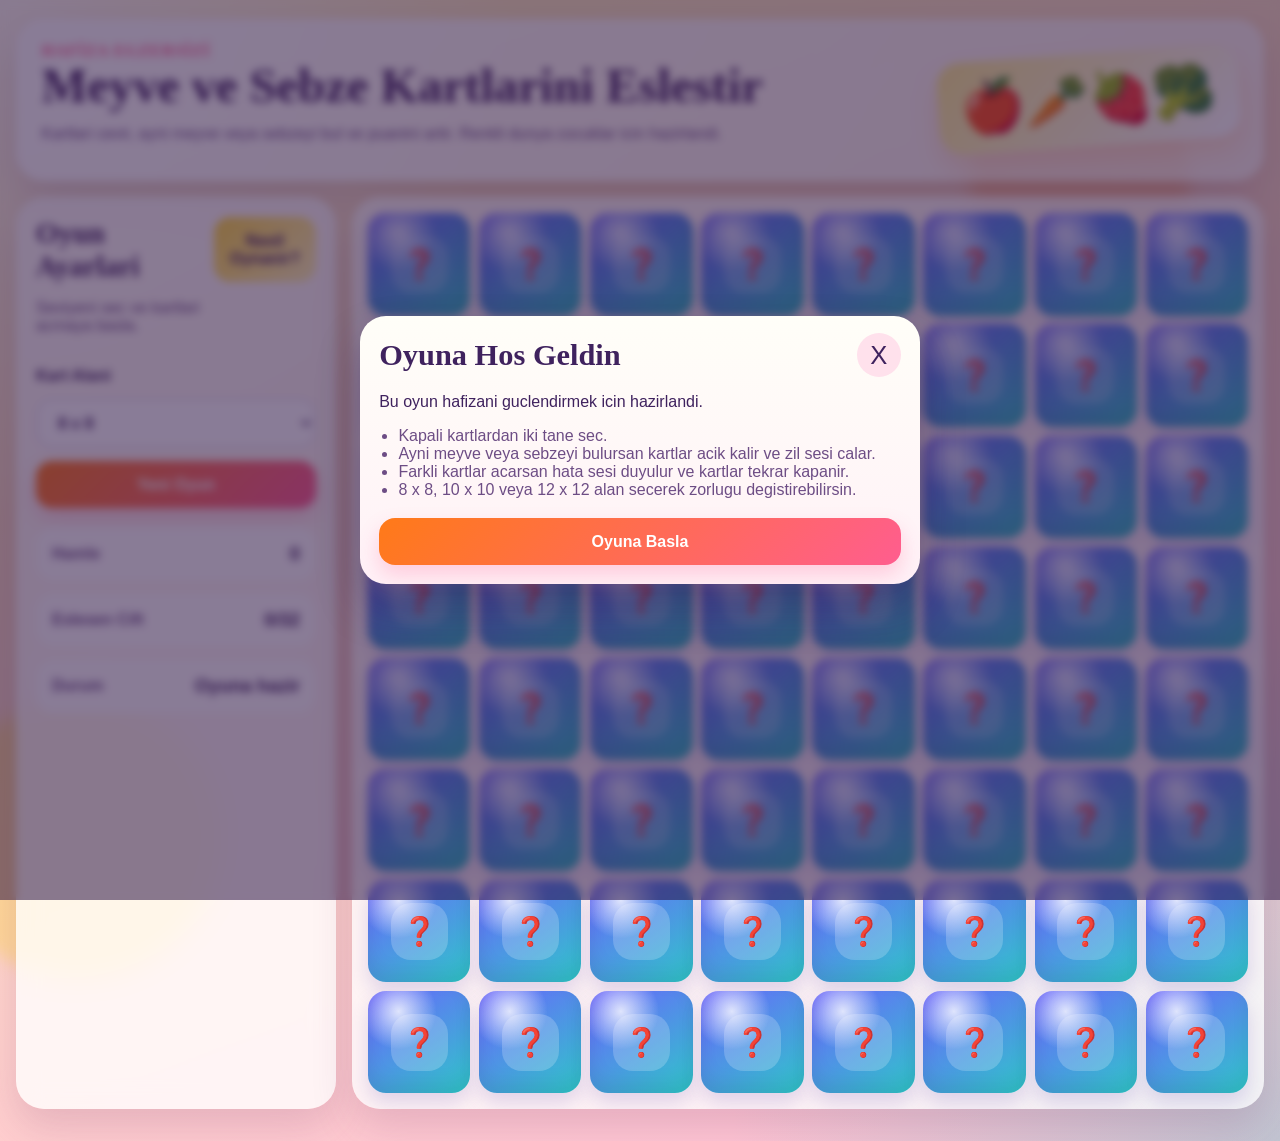
<file: oyun/index.html>
<!DOCTYPE html>
<html lang="tr">
<head>
  <meta charset="UTF-8">
  <meta name="viewport" content="width=device-width, initial-scale=1.0">
  <title>Meyve Sebze Hafıza Oyunu</title>
  <link rel="stylesheet" href="style.css">
</head>
<body>
  <div class="page-shell">
    <header class="hero">
      <div class="hero__content">
        <p class="eyebrow">Hafiza Egzersizi</p>
        <h1>Meyve ve Sebze Kartlarini Eslestir</h1>
        <p class="hero__text">
          Kartlari cevir, ayni meyve veya sebzeyi bul ve puanini artir.
          Renkli dunya cocuklar icin hazirlandi.
        </p>
      </div>
      <div class="hero__badge">🍎🥕🍓🥦</div>
    </header>

    <main class="game-layout">
      <section class="control-panel" aria-label="Oyun kontrolleri">
        <div class="control-panel__top">
          <div>
            <h2>Oyun Ayarlari</h2>
            <p>Seviyeni sec ve kartlari acmaya basla.</p>
          </div>
          <button class="how-to-btn" id="openHelpButton" type="button">Nasil Oynanir?</button>
        </div>

        <div class="controls">
          <label class="size-picker" for="boardSize">Kart Alani</label>
          <select id="boardSize" aria-label="Oyun alani boyutu">
            <option value="8">8 x 8</option>
            <option value="10">10 x 10</option>
            <option value="12">12 x 12</option>
          </select>

          <button class="primary-btn" id="restartButton" type="button">Yeni Oyun</button>
        </div>

        <div class="stats" aria-live="polite">
          <article class="stat-card">
            <span class="stat-card__label">Hamle</span>
            <strong id="moveCount">0</strong>
          </article>
          <article class="stat-card">
            <span class="stat-card__label">Eslesen Cift</span>
            <strong id="matchCount">0</strong>
          </article>
          <article class="stat-card">
            <span class="stat-card__label">Durum</span>
            <strong id="statusText">Hazir</strong>
          </article>
        </div>
      </section>

      <section class="board-panel">
        <div id="gameBoard" class="game-board" aria-label="Hafiza oyunu kartlari"></div>
      </section>
    </main>
  </div>

  <div class="modal is-visible" id="helpModal" role="dialog" aria-modal="true" aria-labelledby="helpTitle">
    <div class="modal__backdrop" id="closeHelpBackdrop"></div>
    <div class="modal__card">
      <div class="modal__header">
        <h2 id="helpTitle">Oyuna Hos Geldin</h2>
        <button id="closeHelpButton" class="modal__close" type="button" aria-label="Aciklamayi kapat">X</button>
      </div>
      <div class="modal__body">
        <p>Bu oyun hafizani guclendirmek icin hazirlandi.</p>
        <ul>
          <li>Kapali kartlardan iki tane sec.</li>
          <li>Ayni meyve veya sebzeyi bulursan kartlar acik kalir ve zil sesi calar.</li>
          <li>Farkli kartlar acarsan hata sesi duyulur ve kartlar tekrar kapanir.</li>
          <li>8 x 8, 10 x 10 veya 12 x 12 alan secerek zorlugu degistirebilirsin.</li>
        </ul>
        <button class="primary-btn modal__action" id="startGameButton" type="button">Oyuna Basla</button>
      </div>
    </div>
  </div>

  <script src="script.js"></script>
</body>
</html>
</file>
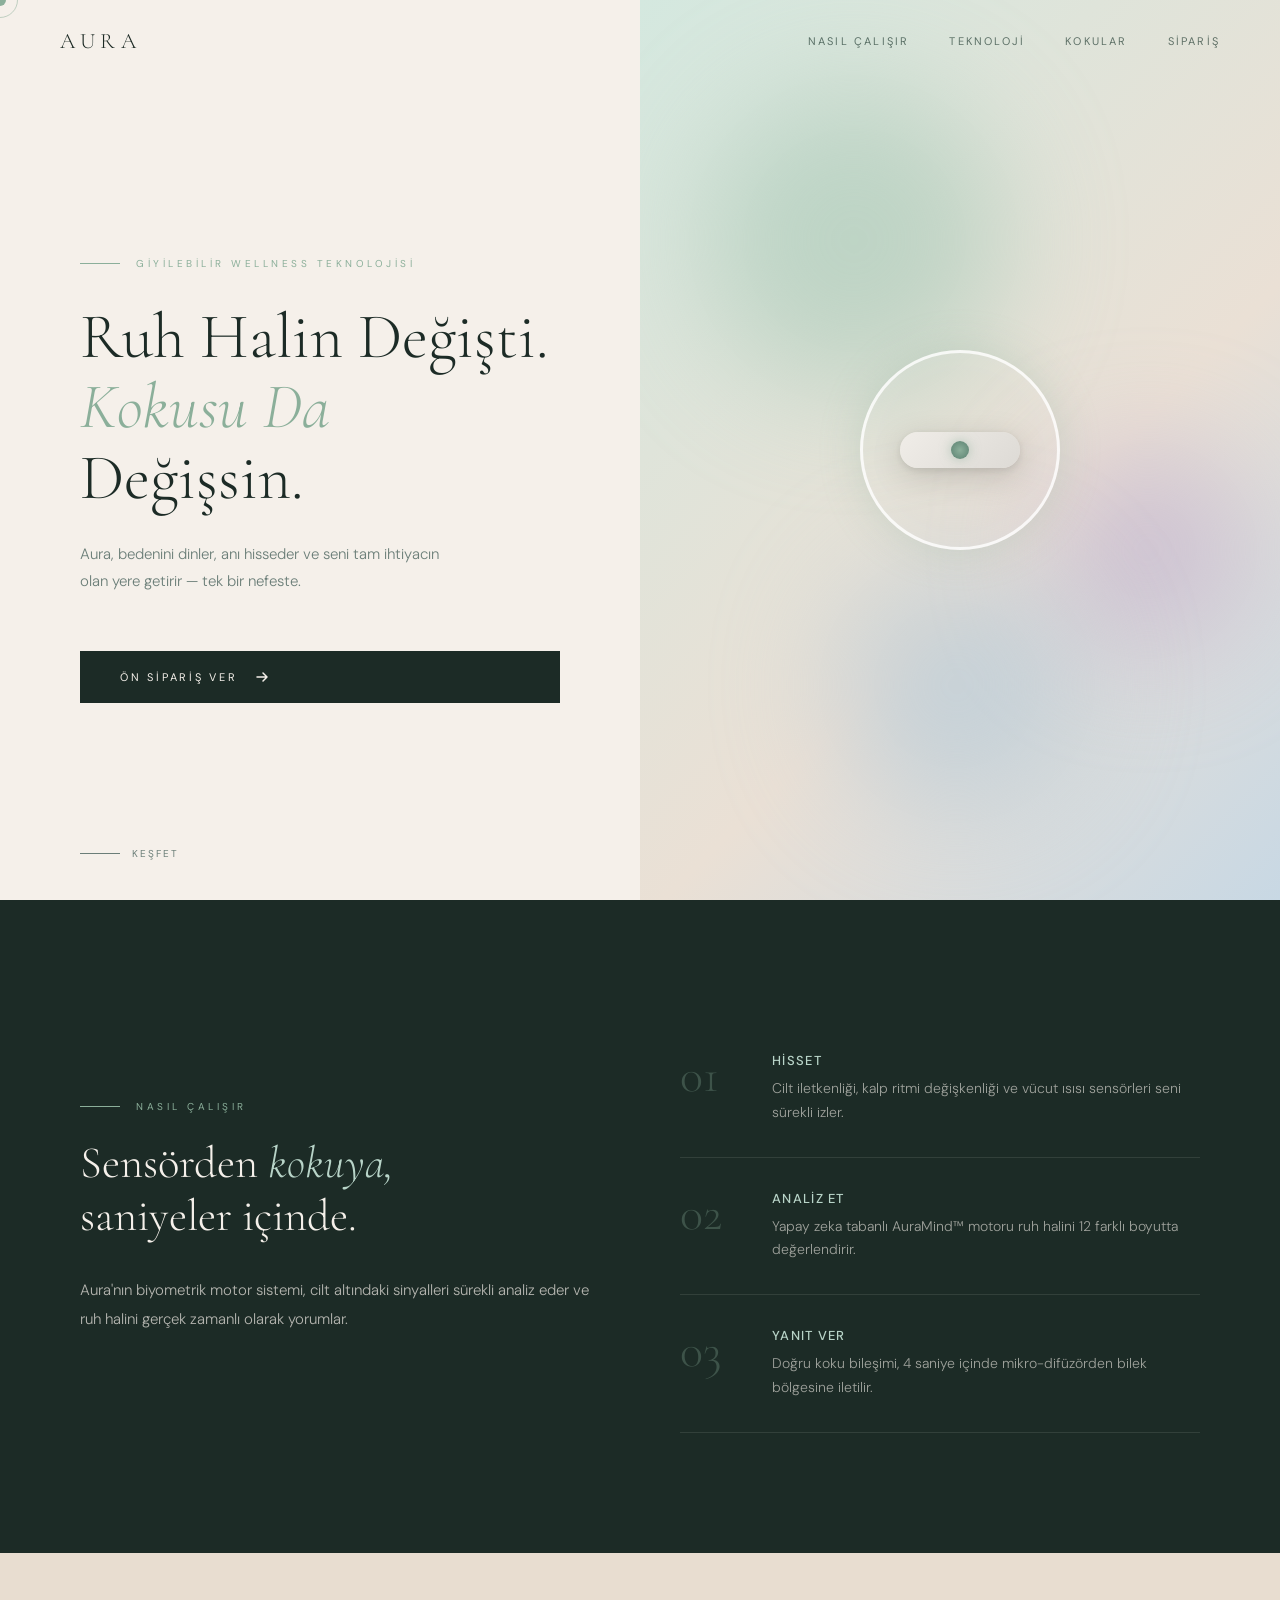
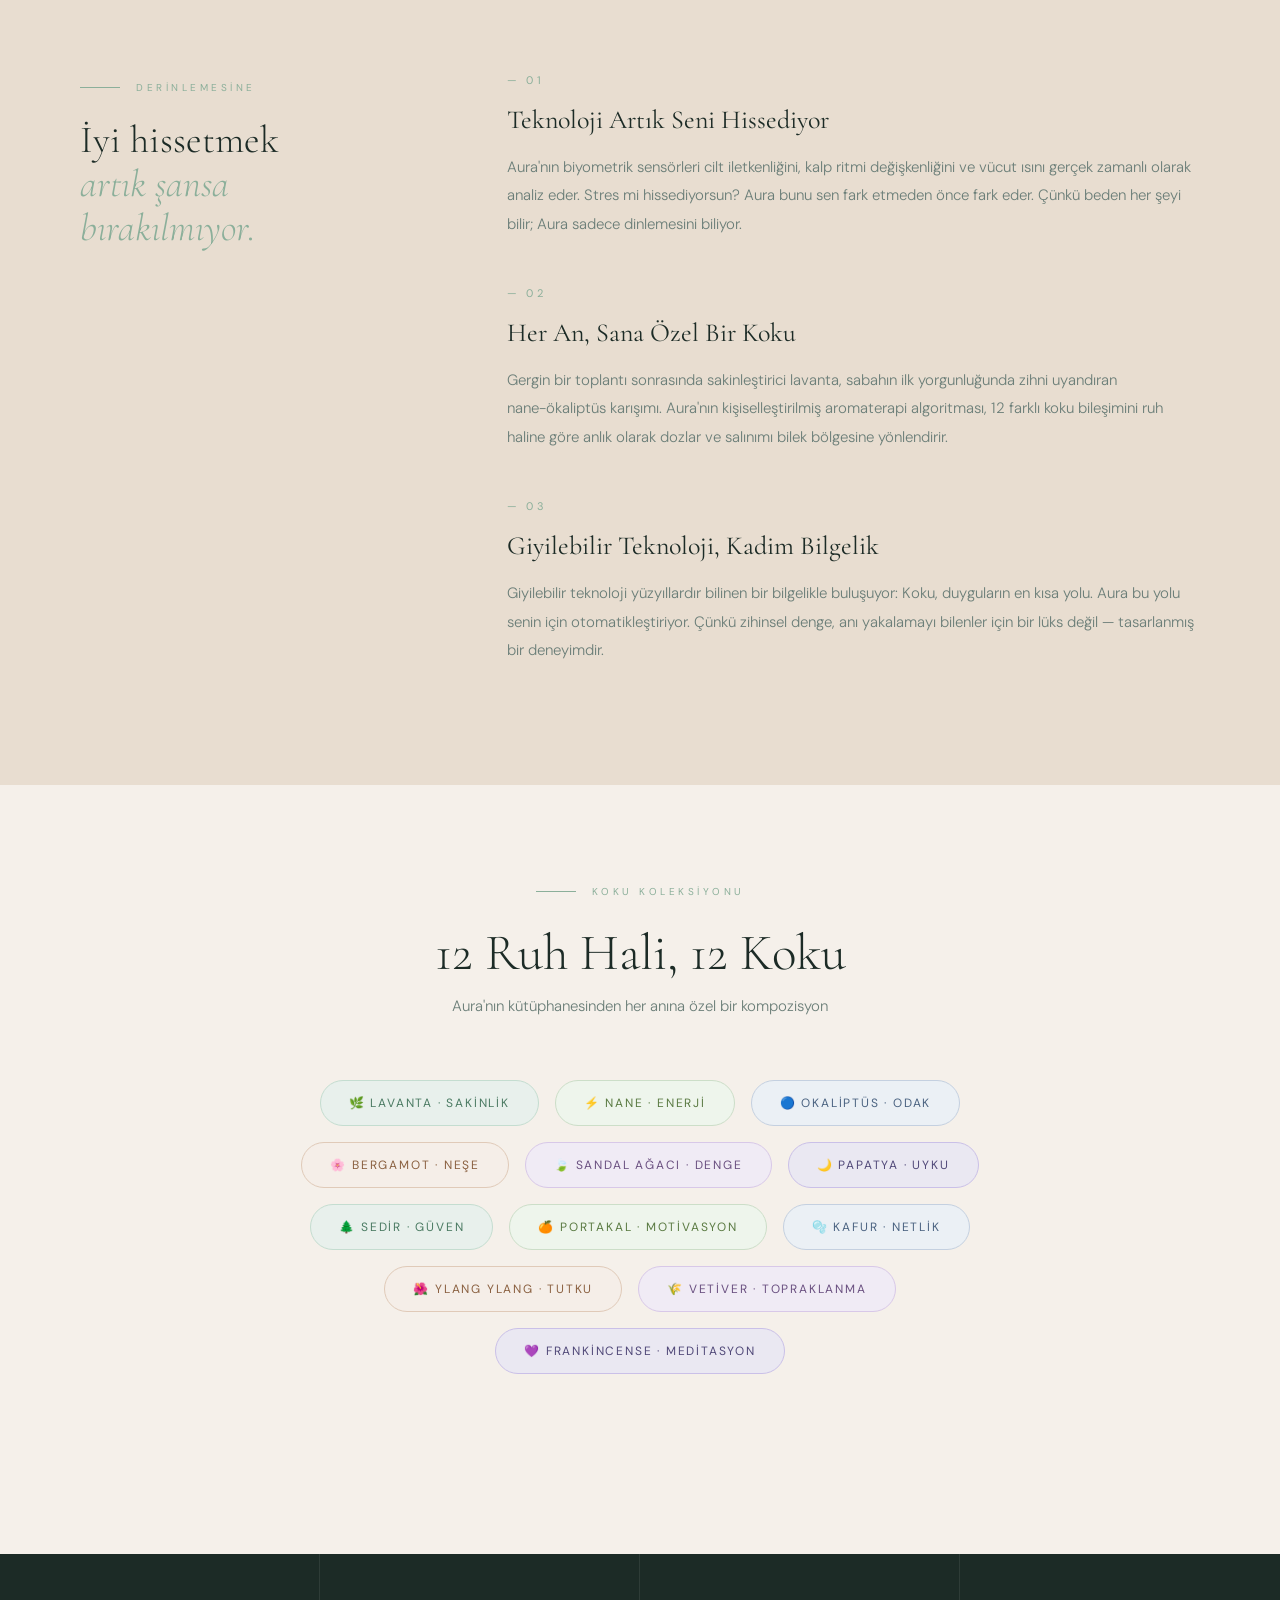
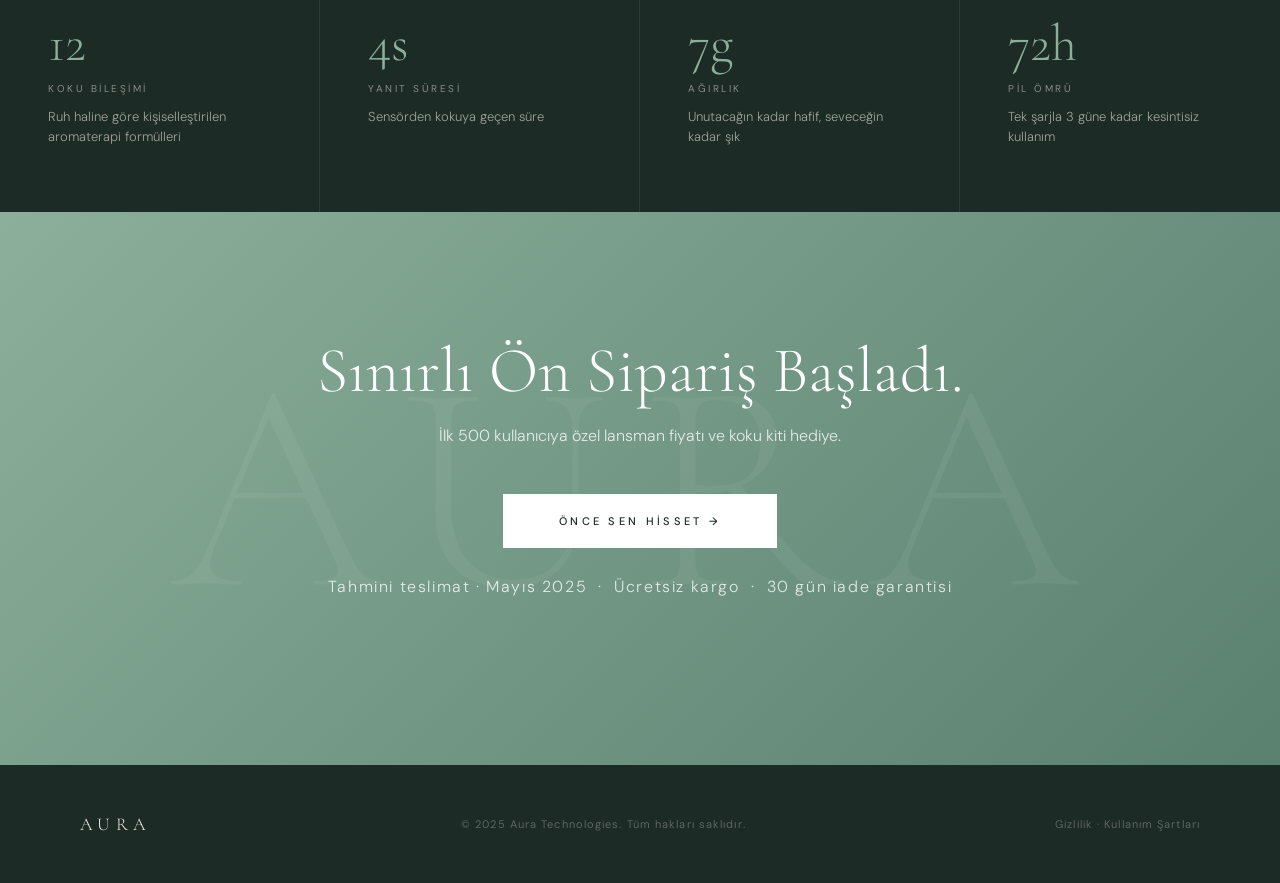
<file: aura/aura-landing.html>
<!DOCTYPE html>
<html lang="tr">
<head>
<meta charset="UTF-8">
<meta name="viewport" content="width=device-width, initial-scale=1.0">
<title>Aura — Ruh Halin Değişti. Kokusu Da Değişsin.</title>
<link href="https://fonts.googleapis.com/css2?family=Cormorant+Garamond:ital,wght@0,300;0,400;1,300;1,400&family=DM+Sans:wght@300;400;500&display=swap" rel="stylesheet">
<style>
  *, *::before, *::after { box-sizing: border-box; margin: 0; padding: 0; }

  :root {
    --cream: #F5F0EA;
    --sage: #8BAF9A;
    --mist: #B8D4C8;
    --deep: #1C2B26;
    --lavender: #C4B8D4;
    --warm: #E8DDD0;
    --gold: #C8A96E;
    --text: #2A3530;
    --light-text: #6B7E78;
  }

  html { scroll-behavior: smooth; }

  body {
    font-family: 'DM Sans', sans-serif;
    background: var(--cream);
    color: var(--text);
    overflow-x: hidden;
    cursor: none;
  }

  /* Custom cursor */
  .cursor {
    width: 12px; height: 12px;
    background: var(--sage);
    border-radius: 50%;
    position: fixed;
    pointer-events: none;
    z-index: 9999;
    transition: transform 0.2s ease, opacity 0.2s;
    transform: translate(-50%, -50%);
  }
  .cursor-ring {
    width: 36px; height: 36px;
    border: 1px solid var(--sage);
    border-radius: 50%;
    position: fixed;
    pointer-events: none;
    z-index: 9998;
    transform: translate(-50%, -50%);
    transition: all 0.12s ease;
    opacity: 0.5;
  }

  /* NAV */
  nav {
    position: fixed; top: 0; left: 0; right: 0;
    display: flex; justify-content: space-between; align-items: center;
    padding: 28px 60px;
    z-index: 100;
    mix-blend-mode: multiply;
  }
  .nav-logo {
    font-family: 'Cormorant Garamond', serif;
    font-size: 22px; font-weight: 300; letter-spacing: 0.25em;
    color: var(--deep); text-transform: uppercase;
  }
  .nav-links { display: flex; gap: 40px; }
  .nav-links a {
    font-size: 11px; letter-spacing: 0.2em; text-transform: uppercase;
    color: var(--light-text); text-decoration: none;
    transition: color 0.3s;
  }
  .nav-links a:hover { color: var(--deep); }

  /* HERO */
  .hero {
    min-height: 100vh;
    display: grid;
    grid-template-columns: 1fr 1fr;
    position: relative;
    overflow: hidden;
  }

  .hero-left {
    display: flex; flex-direction: column; justify-content: center;
    padding: 140px 80px 80px 80px;
    position: relative; z-index: 2;
  }

  .hero-eyebrow {
    font-size: 10px; letter-spacing: 0.35em; text-transform: uppercase;
    color: var(--sage); margin-bottom: 32px;
    display: flex; align-items: center; gap: 16px;
  }
  .hero-eyebrow::before {
    content: ''; width: 40px; height: 1px; background: var(--sage);
  }

  .hero-headline {
    font-family: 'Cormorant Garamond', serif;
    font-size: clamp(48px, 5vw, 76px);
    font-weight: 300; line-height: 1.1;
    color: var(--deep); margin-bottom: 28px;
  }
  .hero-headline em { font-style: italic; color: var(--sage); }

  .hero-sub {
    font-size: 15px; line-height: 1.8; font-weight: 300;
    color: var(--light-text); max-width: 380px; margin-bottom: 56px;
  }

  .hero-cta {
    display: inline-flex; align-items: center; gap: 16px;
    background: var(--deep); color: var(--cream);
    padding: 18px 40px; font-size: 11px;
    letter-spacing: 0.25em; text-transform: uppercase;
    text-decoration: none; transition: all 0.4s ease;
    position: relative; overflow: hidden;
  }
  .hero-cta::after {
    content: ''; position: absolute; inset: 0;
    background: var(--sage); transform: translateX(-101%);
    transition: transform 0.4s ease;
  }
  .hero-cta:hover::after { transform: translateX(0); }
  .hero-cta span { position: relative; z-index: 1; }
  .hero-cta svg { position: relative; z-index: 1; transition: transform 0.3s; }
  .hero-cta:hover svg { transform: translateX(6px); }

  .hero-right {
    position: relative; overflow: hidden;
    background: linear-gradient(135deg, #D4E8DF 0%, #EAE0D5 60%, #C8D8E4 100%);
  }

  /* Animated orbs */
  .orb {
    position: absolute; border-radius: 50%;
    filter: blur(60px); opacity: 0.5;
    animation: float 8s ease-in-out infinite;
  }
  .orb-1 { width: 300px; height: 300px; background: #9DC4B0; top: 10%; left: 10%; animation-delay: 0s; }
  .orb-2 { width: 200px; height: 200px; background: #B8A4CC; top: 50%; right: 5%; animation-delay: -3s; }
  .orb-3 { width: 250px; height: 250px; background: #A8C4D8; bottom: 10%; left: 30%; animation-delay: -5s; }

  @keyframes float {
    0%, 100% { transform: translate(0, 0) scale(1); }
    33% { transform: translate(20px, -30px) scale(1.05); }
    66% { transform: translate(-15px, 15px) scale(0.95); }
  }

  /* Product visualization */
  .product-visual {
    position: absolute; top: 50%; left: 50%;
    transform: translate(-50%, -50%);
    width: 260px; height: 260px;
    z-index: 2;
  }

  .bracelet-ring {
    width: 200px; height: 200px;
    border: 3px solid rgba(255,255,255,0.8);
    border-radius: 50%;
    position: absolute; top: 50%; left: 50%;
    transform: translate(-50%, -50%);
    box-shadow: 0 0 40px rgba(139, 175, 154, 0.3), inset 0 0 40px rgba(255,255,255,0.1);
    animation: pulse-ring 3s ease-in-out infinite;
  }

  .bracelet-core {
    width: 120px; height: 36px;
    background: linear-gradient(135deg, #F0EDE8, #DDDAD5);
    border-radius: 20px;
    position: absolute; top: 50%; left: 50%;
    transform: translate(-50%, -50%);
    box-shadow: 0 8px 32px rgba(0,0,0,0.15), 0 2px 8px rgba(0,0,0,0.1);
    display: flex; align-items: center; justify-content: center;
  }
  .bracelet-sensor {
    width: 18px; height: 18px;
    background: radial-gradient(circle, #8BAF9A, #5A8070);
    border-radius: 50%;
    box-shadow: 0 0 12px rgba(139,175,154,0.6);
    animation: sensor-pulse 2s ease-in-out infinite;
  }

  @keyframes pulse-ring {
    0%, 100% { box-shadow: 0 0 40px rgba(139,175,154,0.3), inset 0 0 40px rgba(255,255,255,0.1); transform: translate(-50%,-50%) scale(1); }
    50% { box-shadow: 0 0 70px rgba(139,175,154,0.5), inset 0 0 40px rgba(255,255,255,0.15); transform: translate(-50%,-50%) scale(1.03); }
  }
  @keyframes sensor-pulse {
    0%, 100% { box-shadow: 0 0 12px rgba(139,175,154,0.6); }
    50% { box-shadow: 0 0 24px rgba(139,175,154,1); }
  }

  /* Floating scent particles */
  .particles { position: absolute; inset: 0; pointer-events: none; }
  .particle {
    position: absolute; width: 6px; height: 6px;
    border-radius: 50%; opacity: 0;
    animation: rise 6s ease-in-out infinite;
  }
  .p1 { background: rgba(139,175,154,0.7); left: 48%; bottom: 55%; animation-delay: 0s; }
  .p2 { background: rgba(184,164,204,0.6); left: 52%; bottom: 55%; animation-delay: -2s; width: 4px; height: 4px; }
  .p3 { background: rgba(139,175,154,0.5); left: 44%; bottom: 55%; animation-delay: -4s; width: 5px; height: 5px; }
  .p4 { background: rgba(168,196,216,0.7); left: 56%; bottom: 55%; animation-delay: -1s; }
  .p5 { background: rgba(139,175,154,0.4); left: 50%; bottom: 55%; animation-delay: -3s; width: 3px; height: 3px; }

  @keyframes rise {
    0% { transform: translateY(0) translateX(0); opacity: 0; }
    20% { opacity: 0.8; }
    80% { opacity: 0.3; }
    100% { transform: translateY(-120px) translateX(var(--drift, 20px)); opacity: 0; }
  }
  .p1 { --drift: -25px; }
  .p2 { --drift: 30px; }
  .p3 { --drift: -10px; }
  .p4 { --drift: 15px; }
  .p5 { --drift: -35px; }

  /* Scroll indicator */
  .scroll-hint {
    position: absolute; bottom: 40px; left: 80px;
    display: flex; align-items: center; gap: 12px;
    font-size: 10px; letter-spacing: 0.2em; text-transform: uppercase;
    color: var(--light-text); animation: fade-in 1s ease 1s both;
  }
  .scroll-line {
    width: 40px; height: 1px; background: var(--light-text);
    animation: extend 2s ease-in-out infinite;
  }
  @keyframes extend {
    0%, 100% { width: 40px; opacity: 1; }
    50% { width: 60px; opacity: 0.5; }
  }

  /* SECTIONS */
  section { padding: 120px 80px; }

  /* HOW IT WORKS */
  .how {
    background: var(--deep);
    color: var(--cream);
    display: grid;
    grid-template-columns: 1fr 1fr;
    gap: 80px; align-items: center;
  }

  .section-label {
    font-size: 10px; letter-spacing: 0.35em; text-transform: uppercase;
    color: var(--sage); margin-bottom: 24px;
    display: flex; align-items: center; gap: 16px;
  }
  .section-label::before { content: ''; width: 40px; height: 1px; background: var(--sage); }

  .how h2 {
    font-family: 'Cormorant Garamond', serif;
    font-size: clamp(36px, 3.5vw, 56px); font-weight: 300; line-height: 1.2;
    margin-bottom: 32px;
  }
  .how h2 em { font-style: italic; color: var(--mist); }

  .how p {
    font-size: 15px; line-height: 1.9; font-weight: 300;
    color: rgba(245,240,234,0.7); margin-bottom: 20px;
  }

  .steps { display: flex; flex-direction: column; gap: 0; }
  .step {
    display: flex; gap: 32px; align-items: flex-start;
    padding: 32px 0; border-bottom: 1px solid rgba(245,240,234,0.1);
    opacity: 0; transform: translateY(20px);
    transition: all 0.6s ease;
  }
  .step.visible { opacity: 1; transform: translateY(0); }

  .step-num {
    font-family: 'Cormorant Garamond', serif;
    font-size: 48px; font-weight: 300; color: rgba(139,175,154,0.3);
    line-height: 1; min-width: 60px;
  }
  .step-content h4 {
    font-size: 13px; letter-spacing: 0.1em; text-transform: uppercase;
    color: var(--mist); margin-bottom: 8px; font-weight: 500;
  }
  .step-content p {
    font-size: 14px; color: rgba(245,240,234,0.6);
    margin: 0; line-height: 1.7;
  }

  /* BODY TEXT SECTION */
  .body-section {
    background: var(--warm);
    display: grid;
    grid-template-columns: 1fr 2fr;
    gap: 80px;
  }

  .body-section-left { padding-top: 8px; }

  .body-section-left h2 {
    font-family: 'Cormorant Garamond', serif;
    font-size: clamp(32px, 3vw, 52px); font-weight: 300;
    line-height: 1.15; color: var(--deep); position: sticky; top: 140px;
  }
  .body-section-left h2 em { font-style: italic; display: block; color: var(--sage); }

  .body-paragraphs { display: flex; flex-direction: column; gap: 48px; }

  .body-para {
    opacity: 0; transform: translateY(24px);
    transition: all 0.7s ease;
  }
  .body-para.visible { opacity: 1; transform: translateY(0); }

  .body-para-num {
    font-size: 11px; letter-spacing: 0.3em; text-transform: uppercase;
    color: var(--sage); margin-bottom: 16px;
  }
  .body-para h3 {
    font-family: 'Cormorant Garamond', serif;
    font-size: 26px; font-weight: 400; color: var(--deep);
    margin-bottom: 16px; line-height: 1.3;
  }
  .body-para p {
    font-size: 15px; line-height: 1.9; color: var(--light-text);
    font-weight: 300;
  }

  /* SCENT PILLS */
  .scents-section {
    background: var(--cream);
    text-align: center;
    padding: 100px 80px;
  }

  .scents-section h2 {
    font-family: 'Cormorant Garamond', serif;
    font-size: clamp(36px, 4vw, 60px); font-weight: 300;
    margin-bottom: 16px; color: var(--deep);
  }
  .scents-section .sub { color: var(--light-text); margin-bottom: 64px; font-size: 15px; font-weight: 300; }

  .scents-grid {
    display: flex; flex-wrap: wrap; gap: 16px;
    justify-content: center; max-width: 800px; margin: 0 auto 80px;
  }

  .scent-pill {
    padding: 14px 28px; border-radius: 50px;
    font-size: 12px; letter-spacing: 0.15em; text-transform: uppercase;
    font-weight: 400; cursor: none;
    transition: all 0.35s ease; border: 1px solid transparent;
  }
  .scent-pill:hover { transform: translateY(-3px); }
  .pill-calm { background: #E8F0EC; color: #4A7A62; border-color: #C4DDD0; }
  .pill-calm:hover { background: #8BAF9A; color: white; }
  .pill-energy { background: #EEF5EC; color: #5A7A42; border-color: #CCDEC8; }
  .pill-energy:hover { background: #7AAF6A; color: white; }
  .pill-focus { background: #EBF0F5; color: #4A6280; border-color: #C4D0E0; }
  .pill-focus:hover { background: #6A82A0; color: white; }
  .pill-joy { background: #F5EEE8; color: #8A6040; border-color: #E0CAB8; }
  .pill-joy:hover { background: #C8905A; color: white; }
  .pill-balance { background: #F0EBF5; color: #6A5080; border-color: #D8C8E8; }
  .pill-balance:hover { background: #9A7AB0; color: white; }
  .pill-sleep { background: #EAE8F2; color: #504878; border-color: #CAC0E8; }
  .pill-sleep:hover { background: #7868A8; color: white; }

  /* SPECS */
  .specs {
    background: var(--deep); color: var(--cream);
    display: grid; grid-template-columns: repeat(4, 1fr);
    gap: 0; padding: 0;
  }
  .spec-item {
    padding: 64px 48px; border-right: 1px solid rgba(255,255,255,0.08);
    transition: background 0.3s;
  }
  .spec-item:last-child { border-right: none; }
  .spec-item:hover { background: rgba(139,175,154,0.1); }
  .spec-num {
    font-family: 'Cormorant Garamond', serif;
    font-size: 52px; font-weight: 300; color: var(--sage);
    line-height: 1; margin-bottom: 12px;
  }
  .spec-label { font-size: 10px; letter-spacing: 0.25em; text-transform: uppercase; color: rgba(245,240,234,0.5); margin-bottom: 12px; }
  .spec-desc { font-size: 13px; color: rgba(245,240,234,0.6); line-height: 1.6; font-weight: 300; }

  /* CTA SECTION */
  .cta-section {
    background: linear-gradient(135deg, #8BAF9A 0%, #5A8070 100%);
    text-align: center; padding: 120px 80px;
    position: relative; overflow: hidden;
  }
  .cta-section::before {
    content: 'AURA'; position: absolute;
    font-family: 'Cormorant Garamond', serif;
    font-size: 300px; font-weight: 300; color: rgba(255,255,255,0.05);
    top: 50%; left: 50%; transform: translate(-50%, -50%);
    white-space: nowrap; pointer-events: none; letter-spacing: 0.1em;
  }
  .cta-section h2 {
    font-family: 'Cormorant Garamond', serif;
    font-size: clamp(40px, 5vw, 72px); font-weight: 300;
    color: white; margin-bottom: 16px; position: relative;
  }
  .cta-section p {
    color: rgba(255,255,255,0.8); font-size: 16px; font-weight: 300;
    margin-bottom: 48px; position: relative;
  }
  .cta-btn {
    display: inline-flex; align-items: center; gap: 16px;
    background: white; color: var(--deep);
    padding: 20px 56px; font-size: 11px;
    letter-spacing: 0.3em; text-transform: uppercase;
    text-decoration: none; font-weight: 500;
    transition: all 0.3s ease; position: relative;
  }
  .cta-btn:hover { background: var(--deep); color: white; transform: translateY(-2px); box-shadow: 0 16px 40px rgba(0,0,0,0.2); }

  .price-note {
    margin-top: 28px; font-size: 12px;
    color: rgba(255,255,255,0.6); position: relative;
    letter-spacing: 0.1em;
  }

  /* FOOTER */
  footer {
    background: var(--deep); padding: 48px 80px;
    display: flex; justify-content: space-between; align-items: center;
  }
  .footer-logo {
    font-family: 'Cormorant Garamond', serif;
    font-size: 18px; letter-spacing: 0.3em;
    color: var(--cream); text-transform: uppercase; font-weight: 300;
  }
  footer p { font-size: 11px; color: rgba(245,240,234,0.3); letter-spacing: 0.1em; }

  @keyframes fade-in { from { opacity: 0; transform: translateY(10px); } to { opacity: 1; transform: translateY(0); } }

  .hero-left > * { animation: fade-in 0.8s ease both; }
  .hero-eyebrow { animation-delay: 0.2s; }
  .hero-headline { animation-delay: 0.4s; }
  .hero-sub { animation-delay: 0.6s; }
  .hero-cta { animation-delay: 0.8s; }

  @media (max-width: 900px) {
    nav { padding: 24px 32px; }
    .hero { grid-template-columns: 1fr; }
    .hero-right { height: 50vh; }
    .hero-left { padding: 120px 32px 60px; }
    section { padding: 80px 32px; }
    .how, .body-section { grid-template-columns: 1fr; gap: 48px; }
    .specs { grid-template-columns: 1fr 1fr; }
    .spec-item { border-bottom: 1px solid rgba(255,255,255,0.08); }
    footer { flex-direction: column; gap: 16px; text-align: center; }
  }
</style>
</head>
<body>

<div class="cursor" id="cursor"></div>
<div class="cursor-ring" id="cursorRing"></div>

<nav>
  <div class="nav-logo">Aura</div>
  <div class="nav-links">
    <a href="#nasil">Nasıl Çalışır</a>
    <a href="#teknoloji">Teknoloji</a>
    <a href="#kokular">Kokular</a>
    <a href="#siparis">Sipariş</a>
  </div>
</nav>

<!-- HERO -->
<section class="hero" style="padding:0;">
  <div class="hero-left">
    <div class="hero-eyebrow">Giyilebilir Wellness Teknolojisi</div>
    <h1 class="hero-headline">
      Ruh Halin Değişti.<br><em>Kokusu Da</em><br>Değişsin.
    </h1>
    <p class="hero-sub">
      Aura, bedenini dinler, anı hisseder ve seni tam ihtiyacın olan yere getirir — tek bir nefeste.
    </p>
    <a href="#siparis" class="hero-cta">
      <span>Ön Sipariş Ver</span>
      <svg width="16" height="16" viewBox="0 0 16 16" fill="none">
        <path d="M3 8H13M13 8L9 4M13 8L9 12" stroke="currentColor" stroke-width="1.5" stroke-linecap="round" stroke-linejoin="round"/>
      </svg>
    </a>
  </div>

  <div class="hero-right">
    <div class="orb orb-1"></div>
    <div class="orb orb-2"></div>
    <div class="orb orb-3"></div>
    <div class="product-visual">
      <div class="bracelet-ring"></div>
      <div class="bracelet-core">
        <div class="bracelet-sensor"></div>
      </div>
    </div>
    <div class="particles">
      <div class="particle p1"></div>
      <div class="particle p2"></div>
      <div class="particle p3"></div>
      <div class="particle p4"></div>
      <div class="particle p5"></div>
    </div>
  </div>

  <div class="scroll-hint">
    <div class="scroll-line"></div>
    Keşfet
  </div>
</section>

<!-- HOW IT WORKS -->
<section class="how" id="nasil">
  <div>
    <div class="section-label">Nasıl Çalışır</div>
    <h2>Sensörden <em>kokuya,</em><br>saniyeler içinde.</h2>
    <p>
      Aura'nın biyometrik motor sistemi, cilt altındaki sinyalleri sürekli analiz eder ve ruh halini gerçek zamanlı olarak yorumlar.
    </p>
  </div>
  <div class="steps">
    <div class="step">
      <div class="step-num">01</div>
      <div class="step-content">
        <h4>Hisset</h4>
        <p>Cilt iletkenliği, kalp ritmi değişkenliği ve vücut ısısı sensörleri seni sürekli izler.</p>
      </div>
    </div>
    <div class="step">
      <div class="step-num">02</div>
      <div class="step-content">
        <h4>Analiz Et</h4>
        <p>Yapay zeka tabanlı AuraMind™ motoru ruh halini 12 farklı boyutta değerlendirir.</p>
      </div>
    </div>
    <div class="step">
      <div class="step-num">03</div>
      <div class="step-content">
        <h4>Yanıt Ver</h4>
        <p>Doğru koku bileşimi, 4 saniye içinde mikro-difüzörden bilek bölgesine iletilir.</p>
      </div>
    </div>
  </div>
</section>

<!-- BODY TEXT -->
<section class="body-section" id="teknoloji">
  <div class="body-section-left">
    <div class="section-label">Derinlemesine</div>
    <h2>İyi hissetmek<br><em>artık şansa<br>bırakılmıyor.</em></h2>
  </div>
  <div class="body-paragraphs">
    <div class="body-para">
      <div class="body-para-num">— 01</div>
      <h3>Teknoloji Artık Seni Hissediyor</h3>
      <p>Aura'nın biyometrik sensörleri cilt iletkenliğini, kalp ritmi değişkenliğini ve vücut ısını gerçek zamanlı olarak analiz eder. Stres mi hissediyorsun? Aura bunu sen fark etmeden önce fark eder. Çünkü beden her şeyi bilir; Aura sadece dinlemesini biliyor.</p>
    </div>
    <div class="body-para">
      <div class="body-para-num">— 02</div>
      <h3>Her An, Sana Özel Bir Koku</h3>
      <p>Gergin bir toplantı sonrasında sakinleştirici lavanta, sabahın ilk yorgunluğunda zihni uyandıran nane-ökaliptüs karışımı. Aura'nın kişiselleştirilmiş aromaterapi algoritması, 12 farklı koku bileşimini ruh haline göre anlık olarak dozlar ve salınımı bilek bölgesine yönlendirir.</p>
    </div>
    <div class="body-para">
      <div class="body-para-num">— 03</div>
      <h3>Giyilebilir Teknoloji, Kadim Bilgelik</h3>
      <p>Giyilebilir teknoloji yüzyıllardır bilinen bir bilgelikle buluşuyor: Koku, duyguların en kısa yolu. Aura bu yolu senin için otomatikleştiriyor. Çünkü zihinsel denge, anı yakalamayı bilenler için bir lüks değil — tasarlanmış bir deneyimdir.</p>
    </div>
  </div>
</section>

<!-- SCENTS -->
<section class="scents-section" id="kokular">
  <div class="section-label" style="justify-content:center;">Koku Koleksiyonu</div>
  <h2 class="section-label" style="font-family:'Cormorant Garamond',serif; font-size:clamp(36px,4vw,60px); font-weight:300; color:var(--deep); letter-spacing:normal; text-transform:none; display:block; margin-bottom:12px;">12 Ruh Hali, 12 Koku</h2>
  <p class="sub">Aura'nın kütüphanesinden her anına özel bir kompozisyon</p>
  <div class="scents-grid">
    <div class="scent-pill pill-calm">🌿 Lavanta · Sakinlik</div>
    <div class="scent-pill pill-energy">⚡ Nane · Enerji</div>
    <div class="scent-pill pill-focus">🔵 Okaliptüs · Odak</div>
    <div class="scent-pill pill-joy">🌸 Bergamot · Neşe</div>
    <div class="scent-pill pill-balance">🍃 Sandal Ağacı · Denge</div>
    <div class="scent-pill pill-sleep">🌙 Papatya · Uyku</div>
    <div class="scent-pill pill-calm">🌲 Sedir · Güven</div>
    <div class="scent-pill pill-energy">🍊 Portakal · Motivasyon</div>
    <div class="scent-pill pill-focus">🫧 Kafur · Netlik</div>
    <div class="scent-pill pill-joy">🌺 Ylang Ylang · Tutku</div>
    <div class="scent-pill pill-balance">🌾 Vetiver · Topraklanma</div>
    <div class="scent-pill pill-sleep">💜 Frankincense · Meditasyon</div>
  </div>
</section>

<!-- SPECS -->
<div class="specs">
  <div class="spec-item">
    <div class="spec-num">12</div>
    <div class="spec-label">Koku Bileşimi</div>
    <div class="spec-desc">Ruh haline göre kişiselleştirilen aromaterapi formülleri</div>
  </div>
  <div class="spec-item">
    <div class="spec-num">4s</div>
    <div class="spec-label">Yanıt Süresi</div>
    <div class="spec-desc">Sensörden kokuya geçen süre</div>
  </div>
  <div class="spec-item">
    <div class="spec-num">7g</div>
    <div class="spec-label">Ağırlık</div>
    <div class="spec-desc">Unutacağın kadar hafif, seveceğin kadar şık</div>
  </div>
  <div class="spec-item">
    <div class="spec-num">72h</div>
    <div class="spec-label">Pil Ömrü</div>
    <div class="spec-desc">Tek şarjla 3 güne kadar kesintisiz kullanım</div>
  </div>
</div>

<!-- CTA -->
<section class="cta-section" id="siparis">
  <h2>Sınırlı Ön Sipariş Başladı.</h2>
  <p>İlk 500 kullanıcıya özel lansman fiyatı ve koku kiti hediye.</p>
  <a href="#" class="cta-btn">
    Önce Sen Hisset →
  </a>
  <p class="price-note">Tahmini teslimat · Mayıs 2025 &nbsp;·&nbsp; Ücretsiz kargo &nbsp;·&nbsp; 30 gün iade garantisi</p>
</section>

<footer>
  <div class="footer-logo">Aura</div>
  <p>© 2025 Aura Technologies. Tüm hakları saklıdır.</p>
  <p style="font-size:11px; color:rgba(245,240,234,0.3);">Gizlilik · Kullanım Şartları</p>
</footer>

<script>
  // Custom cursor
  const cursor = document.getElementById('cursor');
  const ring = document.getElementById('cursorRing');
  let mx = 0, my = 0, rx = 0, ry = 0;
  document.addEventListener('mousemove', e => { mx = e.clientX; my = e.clientY; cursor.style.left = mx+'px'; cursor.style.top = my+'px'; });
  function animRing() { rx += (mx-rx)*0.12; ry += (my-ry)*0.12; ring.style.left = rx+'px'; ring.style.top = ry+'px'; requestAnimationFrame(animRing); }
  animRing();

  // Intersection observer for scroll animations
  const observer = new IntersectionObserver((entries) => {
    entries.forEach((entry, i) => {
      if (entry.isIntersecting) {
        setTimeout(() => entry.target.classList.add('visible'), entry.target.dataset.delay || 0);
      }
    });
  }, { threshold: 0.15 });

  document.querySelectorAll('.step').forEach((el, i) => { el.dataset.delay = i * 150; observer.observe(el); });
  document.querySelectorAll('.body-para').forEach((el, i) => { el.dataset.delay = i * 120; observer.observe(el); });
</script>
</body>
</html>
</file>
<file: oyun/style.css>
:root {
  --bg-top: #fff3b8;
  --bg-bottom: #ffbfd8;
  --panel: rgba(255, 255, 255, 0.78);
  --panel-strong: rgba(255, 255, 255, 0.92);
  --text-main: #3f225e;
  --text-soft: #6d4d85;
  --accent: #ff7a18;
  --accent-2: #4ecdc4;
  --accent-3: #ffd93d;
  --accent-4: #ff5d8f;
  --success: #19b45b;
  --shadow: 0 18px 40px rgba(110, 49, 108, 0.18);
  --board-gap: 0.55rem;
}

* {
  box-sizing: border-box;
}

body {
  margin: 0;
  min-height: 100vh;
  font-family: "Trebuchet MS", "Segoe UI", "Verdana", sans-serif;
  color: var(--text-main);
  background:
    radial-gradient(circle at top left, rgba(255, 255, 255, 0.8), transparent 30%),
    radial-gradient(circle at bottom right, rgba(78, 205, 196, 0.35), transparent 32%),
    linear-gradient(160deg, var(--bg-top), var(--bg-bottom));
}

body::before,
body::after {
  content: "";
  position: fixed;
  border-radius: 50%;
  z-index: -1;
  filter: blur(8px);
}

body::before {
  width: 220px;
  height: 220px;
  top: 8%;
  right: 7%;
  background: rgba(255, 122, 24, 0.26);
}

body::after {
  width: 280px;
  height: 280px;
  left: -60px;
  bottom: -80px;
  background: rgba(255, 217, 61, 0.35);
}

.page-shell {
  width: min(1400px, calc(100% - 2rem));
  margin: 0 auto;
  padding: 1.2rem 0 2rem;
}

.hero {
  display: grid;
  grid-template-columns: 1.5fr 0.8fr;
  gap: 1rem;
  align-items: center;
  padding: 1.4rem 1.6rem;
  border-radius: 28px;
  background: linear-gradient(135deg, rgba(255,255,255,0.9), rgba(255,255,255,0.65));
  box-shadow: var(--shadow);
}

.eyebrow,
h1,
h2 {
  font-family: "Trebuchet MS", "Segoe Print", "Comic Sans MS", cursive;
}

.eyebrow {
  margin: 0 0 0.2rem;
  color: var(--accent-4);
  font-weight: 700;
  letter-spacing: 0.06em;
  text-transform: uppercase;
}

h1 {
  margin: 0;
  font-size: clamp(2rem, 3.8vw, 3.4rem);
  line-height: 0.95;
}

.hero__text,
.control-panel p {
  color: var(--text-soft);
  font-size: 1rem;
}

.hero__badge {
  justify-self: end;
  padding: 1rem 1.4rem;
  border-radius: 24px;
  font-size: clamp(2rem, 4vw, 3.8rem);
  background: linear-gradient(135deg, #ffef8a, #ffffff);
  transform: rotate(-4deg);
  box-shadow: 0 14px 28px rgba(255, 122, 24, 0.18);
}

.game-layout {
  display: grid;
  grid-template-columns: 320px 1fr;
  gap: 1rem;
  margin-top: 1rem;
}

.control-panel,
.board-panel {
  background: var(--panel);
  backdrop-filter: blur(12px);
  border-radius: 28px;
  box-shadow: var(--shadow);
}

.control-panel {
  padding: 1.25rem;
}

.control-panel__top {
  display: flex;
  justify-content: space-between;
  gap: 0.75rem;
  align-items: start;
}

.control-panel h2 {
  margin: 0;
  font-size: 1.8rem;
}

.controls {
  display: grid;
  gap: 0.8rem;
  margin: 1rem 0 1.2rem;
}

.size-picker {
  font-weight: 800;
}

select,
button {
  font: inherit;
}

select {
  width: 100%;
  padding: 0.85rem 1rem;
  border-radius: 16px;
  border: 2px solid rgba(99, 63, 142, 0.15);
  background: var(--panel-strong);
  color: var(--text-main);
  font-weight: 800;
}

button {
  border: 0;
  cursor: pointer;
  transition: transform 0.18s ease, box-shadow 0.18s ease, filter 0.18s ease;
}

button:hover {
  transform: translateY(-2px);
}

button:active {
  transform: translateY(0);
}

.primary-btn,
.how-to-btn {
  padding: 0.9rem 1rem;
  border-radius: 16px;
  font-weight: 800;
}

.primary-btn {
  color: white;
  background: linear-gradient(135deg, #ff7a18, #ff5d8f);
  box-shadow: 0 10px 20px rgba(255, 93, 143, 0.25);
}

.how-to-btn {
  color: var(--text-main);
  background: linear-gradient(135deg, #ffd93d, #fff4b6);
}

.stats {
  display: grid;
  gap: 0.75rem;
}

.stat-card {
  display: flex;
  justify-content: space-between;
  align-items: center;
  padding: 1rem;
  border-radius: 18px;
  background: rgba(255, 255, 255, 0.84);
}

.stat-card strong {
  font-size: 1.15rem;
}

.stat-card__label {
  color: var(--text-soft);
  font-weight: 700;
}

.board-panel {
  padding: 1rem;
  overflow: auto;
}

.game-board {
  display: grid;
  gap: var(--board-gap);
  min-height: 420px;
  align-content: start;
}

.memory-card {
  position: relative;
  aspect-ratio: 1 / 1;
  perspective: 1000px;
  background: transparent;
}

.memory-card__inner {
  position: absolute;
  inset: 0;
  transform-style: preserve-3d;
  transition: transform 0.45s ease;
}

.memory-card.is-flipped .memory-card__inner,
.memory-card.is-matched .memory-card__inner {
  transform: rotateY(180deg);
}

.memory-card__face {
  position: absolute;
  inset: 0;
  display: flex;
  align-items: center;
  justify-content: center;
  border-radius: 18px;
  backface-visibility: hidden;
}

.memory-card__front {
  background:
    radial-gradient(circle at 30% 20%, rgba(255,255,255,0.8), transparent 35%),
    linear-gradient(145deg, #6c63ff, #2fc7c9);
  box-shadow: inset 0 -10px 18px rgba(0,0,0,0.08), 0 10px 20px rgba(76, 56, 170, 0.18);
}

.memory-card__front::before {
  content: "❓";
  font-size: clamp(1.4rem, 2.2vw, 2rem);
  background: rgba(255, 255, 255, 0.2);
  width: 56%;
  height: 56%;
  border-radius: 20px;
  display: grid;
  place-items: center;
  color: white;
}

.memory-card__back {
  transform: rotateY(180deg);
  flex-direction: column;
  gap: 0.2rem;
  padding: 0.25rem;
  color: #3b2459;
  text-align: center;
  border: 3px solid rgba(255, 255, 255, 0.8);
  box-shadow: 0 12px 22px rgba(255, 122, 24, 0.16);
}

.card-emoji {
  font-size: clamp(1rem, 2vw, 1.65rem);
  line-height: 1;
}

.card-name {
  font-size: clamp(0.42rem, 0.95vw, 0.78rem);
  font-weight: 800;
  line-height: 1.1;
}

.memory-card.is-matched {
  animation: popMatch 0.45s ease;
}

.memory-card.is-matched .memory-card__back {
  box-shadow: 0 0 0 3px rgba(25, 180, 91, 0.2), 0 12px 24px rgba(25, 180, 91, 0.22);
}

.modal {
  position: fixed;
  inset: 0;
  display: none;
  align-items: center;
  justify-content: center;
  padding: 1rem;
  z-index: 10;
}

.modal.is-visible {
  display: flex;
}

.modal__backdrop {
  position: absolute;
  inset: 0;
  background: rgba(41, 18, 66, 0.55);
  backdrop-filter: blur(4px);
}

.modal__card {
  position: relative;
  width: min(560px, 100%);
  border-radius: 26px;
  background: linear-gradient(180deg, #fffef8, #fff1f7);
  box-shadow: 0 24px 44px rgba(50, 24, 70, 0.25);
  padding: 1.1rem 1.2rem 1.2rem;
}

.modal__header {
  display: flex;
  justify-content: space-between;
  align-items: center;
  gap: 1rem;
}

.modal__header h2 {
  margin: 0;
  font-size: 1.9rem;
}

.modal__close {
  width: 44px;
  height: 44px;
  border-radius: 50%;
  background: #ffe1ec;
  color: var(--text-main);
  font-size: 1.6rem;
}

.modal__body ul {
  margin: 1rem 0 1.2rem;
  padding-left: 1.2rem;
  color: var(--text-soft);
}

.modal__action {
  width: 100%;
}

@keyframes popMatch {
  0% { transform: scale(1); }
  50% { transform: scale(1.05); }
  100% { transform: scale(1); }
}

@media (max-width: 980px) {
  .hero,
  .game-layout {
    grid-template-columns: 1fr;
  }

  .hero__badge {
    justify-self: start;
  }
}

@media (max-width: 640px) {
  .page-shell {
    width: min(100% - 1rem, 100%);
    padding-top: 0.7rem;
  }

  .hero,
  .control-panel,
  .board-panel,
  .modal__card {
    border-radius: 22px;
  }

  .hero {
    padding: 1.1rem;
  }

  .control-panel__top {
    flex-direction: column;
  }

  .board-panel {
    padding: 0.7rem;
  }

  :root {
    --board-gap: 0.35rem;
  }
}
</file>
